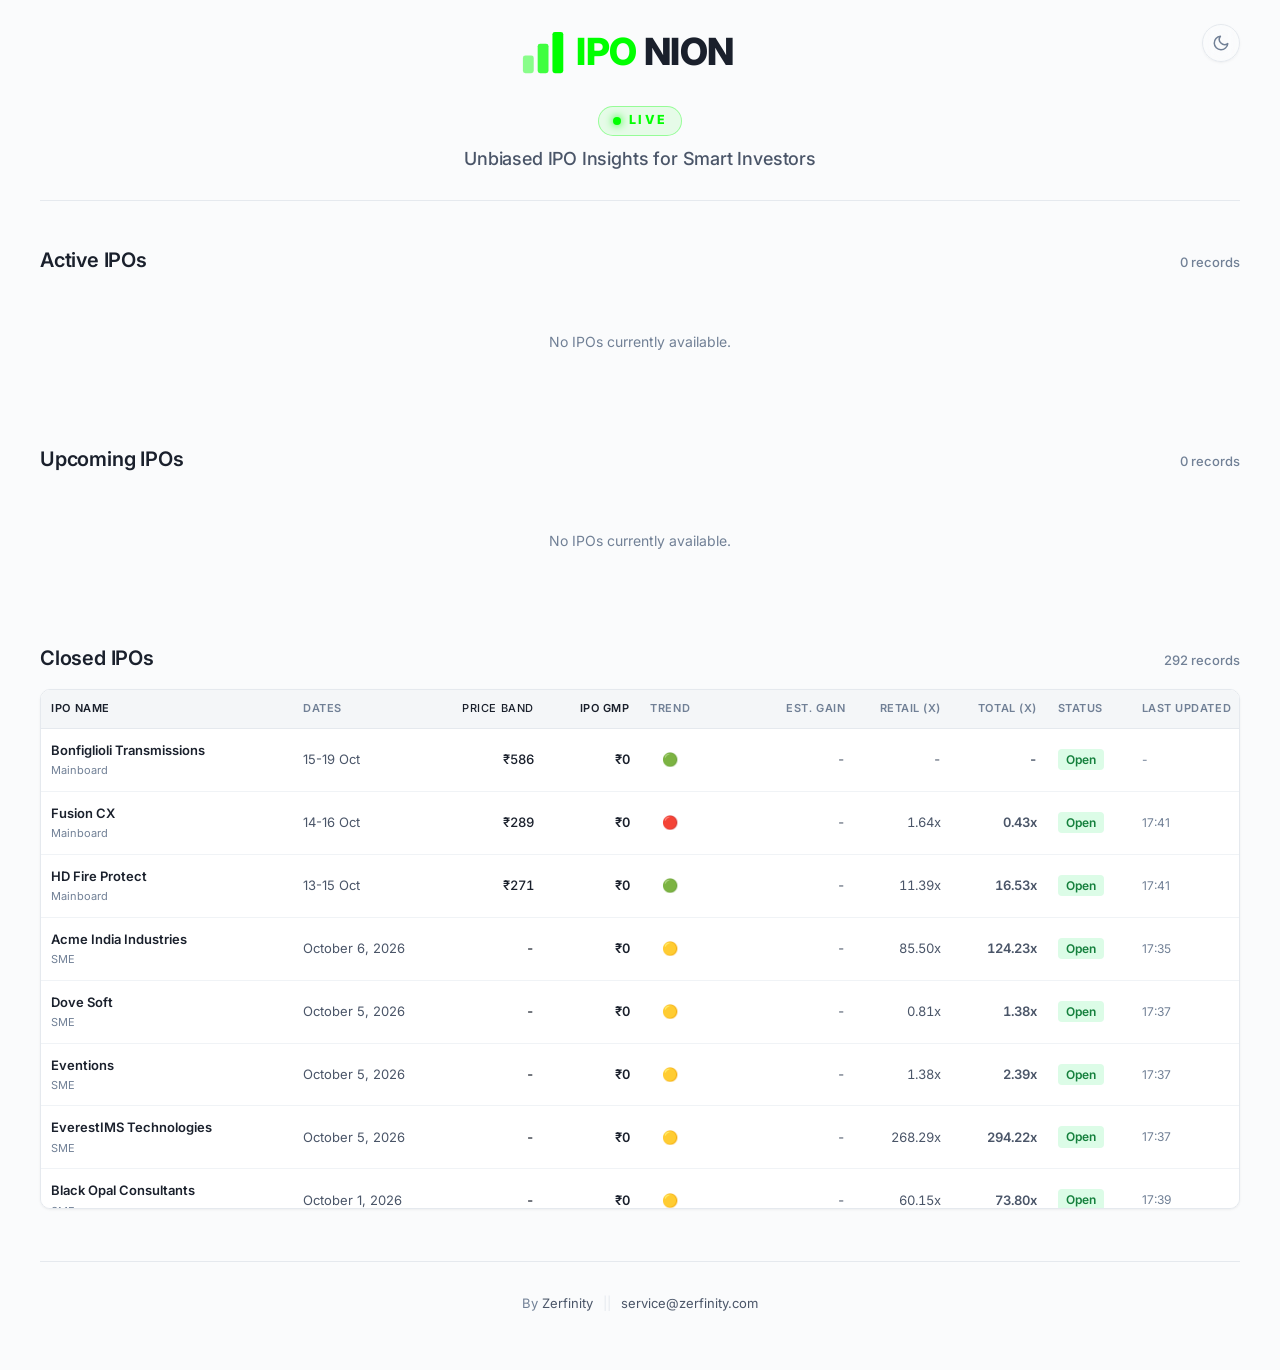
<file: index.html>
<!DOCTYPE html>
<html lang="en">

<head>
    <meta charset="UTF-8">
    <meta name="viewport" content="width=device-width, initial-scale=1.0">
    <meta http-equiv="X-UA-Compatible" content="ie=edge">
    <meta name="description" content="Unbiased IPO Insights.">
    <meta name="theme-color" content="#228b22">
    <title>Iponion - Unbiased IPO Insights</title>
    <link rel="icon" type="image/svg+xml" href="./assets/favicon.svg">
    <link rel="alternate icon" href="./favicon.svg">
    <link rel="apple-touch-icon" href="./assets/favicon.svg">

    <!-- Google Fonts: Inter -->
    <link rel="preconnect" href="https://fonts.googleapis.com">
    <link rel="preconnect" href="https://fonts.gstatic.com" crossorigin>
    <link href="https://fonts.googleapis.com/css2?family=Inter:wght@400;500;600;700&display=swap" rel="stylesheet">

    <!-- Stylesheet -->
    <link rel="stylesheet" href="./style.css?v=4">
</head>

<body>
    <div class="wrap">
        <header>
            <div class="header-top-bar">
                <button id="theme-toggle" title="Toggle Light / Dark Mode" aria-label="Toggle Theme">
                    <svg class="theme-icon sun-icon" viewBox="0 0 24 24" width="18" height="18" fill="none"
                        stroke="currentColor" stroke-width="2" stroke-linecap="round" stroke-linejoin="round">
                        <circle cx="12" cy="12" r="5"></circle>
                        <line x1="12" y1="1" x2="12" y2="3"></line>
                        <line x1="12" y1="21" x2="12" y2="23"></line>
                        <line x1="4.22" y1="4.22" x2="5.64" y2="5.64"></line>
                        <line x1="18.36" y1="18.36" x2="19.78" y2="19.78"></line>
                        <line x1="1" y1="12" x2="3" y2="12"></line>
                        <line x1="21" y1="12" x2="23" y2="12"></line>
                        <line x1="4.22" y1="19.78" x2="5.64" y2="18.36"></line>
                        <line x1="18.36" y1="5.64" x2="19.78" y2="4.22"></line>
                    </svg>
                    <svg class="theme-icon moon-icon" viewBox="0 0 24 24" width="18" height="18" fill="none"
                        stroke="currentColor" stroke-width="2" stroke-linecap="round" stroke-linejoin="round">
                        <path d="M21 12.79A9 9 0 1 1 11.21 3 7 7 0 0 0 21 12.79z"></path>
                    </svg>
                </button>
            </div>
            <a href="./" class="logo-container" title="IPONION">
                <svg class="brand-svg-logo" width="250" height="65" viewBox="0 0 250 65"
                    xmlns="http://www.w3.org/2000/svg" role="img" aria-label="IPONION">
                    <rect x="6" y="32" width="11" height="18" rx="2.5" fill="#00FF00" opacity="0.45" />
                    <rect x="21" y="20" width="11" height="30" rx="2.5" fill="#00FF00" opacity="0.75" />
                    <rect x="36" y="8" width="11" height="42" rx="2.5" fill="#00FF00" />
                    <text x="60" y="42" class="logo-text">
                        <tspan class="logo-ipo">IPO</tspan>
                        <tspan class="logo-nion">NION</tspan>
                    </text>
                </svg>
            </a>
            <div>
                <h2><span class="live-pulse-dot"></span>LIVE</h2>
            </div>
            <h3>Unbiased IPO Insights for Smart Investors</h3>
        </header>

        <main id="main">
            <div id="ipo-table-container">
                <div class="empty-message">Loading IPO insights...</div>
            </div>
        </main>

        <footer>
            <span>By <a href="https://www.zerfinity.com" target="_blank" rel="noopener noreferrer">Zerfinity</a></span>
            <span class="footer-divider">||</span> <a href="mailto:service@zerfinity.com">service@zerfinity.com</a>
        </footer>
    </div>

    <script>
        document.addEventListener("DOMContentLoaded", function () {
            // Theme Toggle
            const themeToggle = document.getElementById('theme-toggle');
            const body = document.body;

            function applyTheme(theme) {
                if (theme === 'dark') {
                    body.classList.add('dark-mode');
                } else {
                    body.classList.remove('dark-mode');
                }
            }

            const savedTheme = localStorage.getItem('iponion-theme') ||
                (window.matchMedia && window.matchMedia('(prefers-color-scheme: dark)').matches ? 'dark' : 'light');
            applyTheme(savedTheme);

            themeToggle.addEventListener('click', () => {
                const isDark = body.classList.contains('dark-mode');
                const nextTheme = isDark ? 'light' : 'dark';
                applyTheme(nextTheme);
                localStorage.setItem('iponion-theme', nextTheme);
            });

            // Data Fetching with Local & Remote Fallbacks and Cache Busting
            async function fetchIPOData() {
                const cacheBuster = `?_t=${Date.now()}`;
                const endpoints = [
                    './merged_ipo_data.json',
                    '../merged_ipo_data.json',
                    'https://raw.githubusercontent.com/zerfinityProd/iponion/main/merged_ipo_data.json',
                    'https://cdn.jsdelivr.net/gh/zerfinityProd/iponion@main/merged_ipo_data.json',
                    'https://zerfinityprod.github.io/iponion/merged_ipo_data.json'
                ];
                for (const url of endpoints) {
                    try {
                        const targetUrl = url.includes('?') ? `${url}&_t=${Date.now()}` : `${url}${cacheBuster}`;
                        const res = await fetch(targetUrl, { cache: 'no-cache' });
                        if (res.ok) {
                            return await res.json();
                        }
                    } catch (e) {
                        // try next endpoint
                    }
                }
                throw new Error('All data endpoints failed');
            }

            // Helpers
            const getGMP = ipo => {
                const val = ipo['IPO GMP'] ?? ipo['IPO GMP*'] ?? ipo['GMP'];
                return Number(val) || 0;
            };

            const getApps = ipo => Number(ipo['Total (X)']) || 0;

            const getName = ipo => ipo['IPO'] || ipo['IPO Name'] || ipo['Normalized_IPO_Name'] || '-';

            const getType = ipo => ipo['Type'] || ipo['Type_sub'] || '';

            function parseGainPercentage(estListing) {
                if (!estListing) return null;
                const match = estListing.match(/\(([\d.]+)%\)/);
                return match ? parseFloat(match[1]) : null;
            }

            // Create Clean Table
            function createSection(ipos, title, isTop5Highlight = false) {
                const section = document.createElement('section');
                section.className = 'ipo-section';
                if (title.toLowerCase().includes('closed')) {
                    section.classList.add('closed-ipo-section');
                }

                const header = document.createElement('div');
                header.className = 'ipo-section-header';
                header.innerHTML = `
                    <h3>${title}</h3>
                    <span class="ipo-section-count">${ipos.length} ${ipos.length === 1 ? 'record' : 'records'}</span>
                `;
                section.appendChild(header);

                if (ipos.length === 0) {
                    const empty = document.createElement('div');
                    empty.className = 'empty-message';
                    empty.textContent = 'No IPOs currently available.';
                    section.appendChild(empty);
                    return section;
                }

                const wrapper = document.createElement('div');
                wrapper.className = 'table-wrapper';

                const table = document.createElement('table');
                const thead = document.createElement('thead');
                const tbody = document.createElement('tbody');

                const isUpcoming = title.toLowerCase().includes('upcoming');

                // Standard unified column definitions across all tables for consistent grid alignment
                const cols = [
                    { key: 'company', label: 'IPO Name', align: 'left' },
                    { key: 'dates', label: 'Dates', align: 'left' },
                    { key: 'price', label: 'Price Band', align: 'right' },
                    { key: 'gmp', label: 'IPO GMP', align: 'right' },
                    { key: 'trend', label: 'Trend', align: 'center' },
                    { key: 'gain', label: 'Est. Gain', align: 'right' },
                    { key: 'retail', label: 'Retail (X)', align: 'right' },
                    { key: 'total', label: 'Total (X)', align: 'right' },
                    { key: 'status', label: 'Status', align: 'left' },
                    { key: 'updated', label: 'Last Updated', align: 'left' }
                ];

                // Render Header Row
                const hRow = document.createElement('tr');
                cols.forEach(col => {
                    const th = document.createElement('th');
                    th.textContent = col.label;
                    th.className = `col-${col.key}`;
                    if (col.align === 'right') th.classList.add('col-num');
                    if (col.align === 'center') th.style.textAlign = 'center';
                    hRow.appendChild(th);
                });
                thead.appendChild(hRow);
                table.appendChild(thead);

                // Render Body Rows
                ipos.forEach((ipo, index) => {
                    const row = document.createElement('tr');
                    if (isTop5Highlight && index < 5) {
                        row.classList.add('highlight-top-5');
                    }

                    const name = getName(ipo);
                    const type = getType(ipo);
                    const dateText = ipo['Date'] || (ipo['Opening Date'] && ipo['Closing Date'] ? `${ipo['Opening Date']} – ${ipo['Closing Date']}` : (ipo['Opening Date'] || ipo['Closing Date'] || '-'));
                    const price = ipo['Price Band'] || '-';
                    const gmp = getGMP(ipo);
                    const trend = ipo['Trend'] || '🟡';
                    const estListing = ipo['Est. Listing'] || '-';
                    const retail = ipo['Retail  (X)'] || ipo['Retail (X)'] || '-';
                    const total = Number(ipo['Total (X)']) || 0;
                    const status = ipo['Status'] || (isUpcoming ? 'Upcoming' : 'Open');
                    const updated = ipo['Last Updated_gmp'] || ipo['Last Updated'] || ipo['Last Updated_sub'] || '-';

                    // Formatted Gain
                    const gainPercent = parseGainPercentage(estListing);
                    let gainHtml = estListing;
                    if (gainPercent !== null) {
                        const cls = gainPercent > 0 ? 'positive' : (gainPercent === 0 ? 'flat' : 'negative');
                        const sign = gainPercent > 0 ? '+' : '';
                        const estPrice = estListing.split('(')[0].trim();
                        gainHtml = `<span class="gain-pill ${cls}"><span class="gain-price">${estPrice} </span>(${sign}${gainPercent}%)</span>`;
                    }

                    // Formatted Status
                    const isStatusOpen = String(status).toLowerCase() === 'open' || String(status).toLowerCase() === 'active';
                    const statusHtml = `<span class="status-tag ${isStatusOpen ? 'open' : ''}">${status}</span>`;

                    cols.forEach(col => {
                        const td = document.createElement('td');
                        td.className = `col-${col.key}`;
                        if (col.align === 'right') td.classList.add('col-num');

                        switch (col.key) {
                            case 'company':
                                td.innerHTML = `${name}${type ? `<span class="company-type-sub">${type}</span>` : ''}`;
                                break;
                            case 'dates':
                                td.textContent = dateText;
                                break;
                            case 'price':
                                td.textContent = price;
                                break;
                            case 'gmp':
                                td.textContent = `₹${gmp}`;
                                break;
                            case 'trend':
                                td.style.textAlign = 'center';
                                td.textContent = trend;
                                break;
                            case 'gain':
                                td.innerHTML = gainHtml;
                                break;
                            case 'retail':
                                td.textContent = retail !== '-' ? `${retail}x` : '-';
                                break;
                            case 'total':
                                td.style.fontWeight = '600';
                                td.textContent = total > 0 ? `${total.toFixed(2)}x` : '-';
                                break;
                            case 'status':
                                td.innerHTML = statusHtml;
                                break;
                            case 'updated':
                                td.style.fontSize = '0.75rem';
                                td.style.color = 'var(--text-muted)';
                                td.textContent = updated;
                                break;
                        }
                        row.appendChild(td);
                    });

                    tbody.appendChild(row);
                });

                table.appendChild(tbody);
                wrapper.appendChild(table);
                section.appendChild(wrapper);
                return section;
            }

            // Load and Process Data
            fetchIPOData()
                .then(data => {
                    const tableContainer = document.getElementById('ipo-table-container');
                    tableContainer.innerHTML = '';

                    if (!data || data.length === 0) {
                        tableContainer.innerHTML = '<div class="empty-message">No IPO data found.</div>';
                        return;
                    }

                    const today = new Date();

                    const activeIPOs = data.filter(ipo => {
                        if (ipo['Status']) {
                            const st = String(ipo['Status']).trim().toLowerCase();
                            return st === 'open' || st === 'active';
                        }
                        const openingValue = ipo['Opening Date'] || ipo['Open Date'] || ipo['Date'];
                        const closingValue = ipo['Closing Date'] || ipo['Close Date'];
                        const opening = openingValue ? new Date(openingValue) : null;
                        const closing = closingValue ? new Date(closingValue) : null;
                        if (opening && closing) return !isNaN(opening) && !isNaN(closing) && opening <= today && today <= closing;
                        return closing && !isNaN(closing) && closing.toDateString() === today.toDateString();
                    });

                    const upcomingIPOs = data.filter(ipo => {
                        if (ipo['Status']) {
                            const st = String(ipo['Status']).trim().toLowerCase();
                            return st === 'upcoming';
                        }
                        const openingValue = ipo['Opening Date'] || ipo['Open Date'] || ipo['Date'];
                        const opening = openingValue ? new Date(openingValue) : null;
                        return opening && !isNaN(opening) && opening > today;
                    });

                    const closedIPOs = data.filter(ipo => {
                        if (ipo['Status']) {
                            const st = String(ipo['Status']).trim().toLowerCase();
                            return st === 'closed';
                        }
                        const opening = new Date(ipo['Opening Date']);
                        const closing = new Date(ipo['Closing Date']);
                        return !isNaN(closing) && (closing < today || (!isNaN(opening) && opening <= today && closing < today));
                    });

                    // Sort active by GMP desc, then total sub desc
                    activeIPOs.sort((a, b) => {
                        const gmpDiff = getGMP(b) - getGMP(a);
                        if (gmpDiff !== 0) return gmpDiff;
                        return getApps(b) - getApps(a);
                    });

                    // Sort upcoming by Date asc, then GMP desc
                    upcomingIPOs.sort((a, b) => {
                        const dateA = new Date(a['Opening Date'] || a['Closing Date']);
                        const dateB = new Date(b['Opening Date'] || b['Closing Date']);
                        if (!isNaN(dateA) && !isNaN(dateB)) {
                            if (dateA < dateB) return -1;
                            if (dateA > dateB) return 1;
                        }
                        return getGMP(b) - getGMP(a);
                    });

                    // Sort closed by Closing Date desc, then GMP desc
                    closedIPOs.sort((a, b) => {
                        const dateA = new Date(a['Closing Date'] || a['Opening Date']);
                        const dateB = new Date(b['Closing Date'] || b['Opening Date']);
                        if (!isNaN(dateA) && !isNaN(dateB)) {
                            if (dateB > dateA) return 1;
                            if (dateA > dateB) return -1;
                        }
                        return getGMP(b) - getGMP(a);
                    });

                    // Render the 3 tables directly
                    tableContainer.appendChild(createSection(activeIPOs, 'Active IPOs', true));
                    tableContainer.appendChild(createSection(upcomingIPOs, 'Upcoming IPOs', false));
                    tableContainer.appendChild(createSection(closedIPOs, 'Closed IPOs', false));
                })
                .catch(err => {
                    console.error('Error loading IPO data:', err);
                    document.getElementById('ipo-table-container').innerHTML =
                        '<div class="empty-message">Failed to load IPO data. Please refresh the page.</div>';
                });
        });
    </script>
</body>

</html>
</file>
<file: style.css>
/* ==========================================================================
   Iponion - Clean, Editorial IPO Publication
   A minimalist, high-readability financial design (Not a dashboard)
   ========================================================================== */

:root {
  /* Editorial Palette - Light */
  --bg-color: #fafbfc;
  --surface-color: #ffffff;
  --surface-alt: #f4f6f8;
  --border-color: #e5e9ee;
  --border-light: #f0f3f6;

  --text-primary: #1a202c;
  --text-secondary: #4a5568;
  --text-muted: #718096;
  --text-light: #a0aec0;

  /* Brand Emerald */
  --brand: #228b22;
  --brand-light: #e8f5e9;
  --brand-dark: #1b5e20;

  /* Table & Badges */
  --row-hover: #f7fafc;
  --row-top-highlight: #f0fdf4;
  --row-top-border: #22c55e;

  --gain-pos: #15803d;
  --gain-pos-bg: #dcfce7;
  --gain-neg: #b91c1c;
  --gain-neg-bg: #fee2e2;
  --gain-flat: #6b7280;
  --gain-flat-bg: #f3f4f6;

  --shadow-subtle: 0 1px 3px rgba(0, 0, 0, 0.04), 0 1px 2px rgba(0, 0, 0, 0.02);
  --shadow-card: 0 4px 12px rgba(0, 0, 0, 0.03), 0 1px 3px rgba(0, 0, 0, 0.04);
}

body.dark-mode {
  /* Editorial Palette - Dark */
  --bg-color: #0b0f17;
  --surface-color: #121824;
  --surface-alt: #172030;
  --border-color: #222d3f;
  --border-light: #1b2434;

  --text-primary: #f0f4f8;
  --text-secondary: #cbd5e1;
  --text-muted: #8899a8;
  --text-light: #526375;

  /* Brand Emerald */
  --brand: #34d399;
  --brand-light: rgba(52, 211, 153, 0.12);
  --brand-dark: #10b981;

  /* Table & Badges */
  --row-hover: #161f2e;
  --row-top-highlight: rgba(34, 197, 94, 0.06);
  --row-top-border: #34d399;

  --gain-pos: #4ade80;
  --gain-pos-bg: rgba(74, 222, 128, 0.14);
  --gain-neg: #f87171;
  --gain-neg-bg: rgba(248, 113, 113, 0.14);
  --gain-flat: #94a3b8;
  --gain-flat-bg: rgba(148, 163, 184, 0.12);

  --shadow-subtle: 0 1px 3px rgba(0, 0, 0, 0.3);
  --shadow-card: 0 4px 12px rgba(0, 0, 0, 0.3);
}

/* ==========================================================================
   Base Reset & Core Typography
   ========================================================================== */

*, *::before, *::after {
  box-sizing: border-box;
  margin: 0;
  padding: 0;
}

html {
  font-size: 16px;
  scroll-behavior: smooth;
  -webkit-font-smoothing: antialiased;
  -moz-osx-font-smoothing: grayscale;
}

body {
  background-color: var(--bg-color);
  color: var(--text-primary);
  font-family: 'Inter', -apple-system, BlinkMacSystemFont, "Segoe UI", Roboto, sans-serif;
  line-height: 1.5;
  transition: background-color 0.25s ease, color 0.25s ease;
  overflow-x: hidden;
  width: 100%;
}

/* Page Container - Full Width */
.wrap {
  min-height: 100vh;
  width: 100%;
  max-width: 100%;
  margin: 0 auto;
  padding: 1.5rem 2.5rem 3.5rem 2.5rem;
  display: flex;
  flex-direction: column;
}

/* ==========================================================================
   Header & Brand Section
   ========================================================================== */

header {
  text-align: center;
  margin-bottom: 2.75rem;
  position: relative;
  padding-bottom: 1.75rem;
  border-bottom: 1px solid var(--border-color);
  width: 100%;
}

/* Header Top Bar - Contains Theme Switcher */
.header-top-bar {
  display: flex;
  justify-content: flex-end;
  align-items: center;
  position: absolute;
  top: 0;
  right: 0;
  z-index: 10;
}

#theme-toggle {
  background: transparent;
  border: 1px solid var(--border-color);
  border-radius: 9999px;
  width: 38px;
  height: 38px;
  padding: 0;
  display: inline-flex;
  align-items: center;
  justify-content: center;
  cursor: pointer;
  color: var(--text-muted);
  box-shadow: var(--shadow-subtle);
  transition: all 0.25s ease;
  backdrop-filter: blur(8px);
}

#theme-toggle:hover {
  color: var(--text-primary);
  background-color: var(--surface-alt);
  border-color: var(--text-muted);
  transform: scale(1.05);
}

.theme-icon {
  display: block;
  width: 18px;
  height: 18px;
}

body.dark-mode .sun-icon {
  display: block;
}

body.dark-mode .moon-icon {
  display: none;
}

body:not(.dark-mode) .sun-icon {
  display: none;
}

body:not(.dark-mode) .moon-icon {
  display: block;
}

/* Logo Sizing and Hover */
.logo-container {
  display: inline-block;
  margin-bottom: 0.75rem;
  text-decoration: none;
}

.brand-svg-logo,
.logo-container img {
  height: 64px;
  width: auto;
  max-width: 320px;
  display: block;
  margin: 0 auto;
  transition: transform 0.2s ease;
}

.logo-container:hover .brand-svg-logo,
.logo-container:hover img {
  transform: scale(1.02);
}

.logo-text {
  font-family: 'Inter', -apple-system, BlinkMacSystemFont, "Segoe UI", Roboto, sans-serif;
  font-size: 38px;
  font-weight: 800;
  letter-spacing: -0.01em;
}

.logo-ipo {
  fill: #00FF00;
}

.logo-nion {
  fill: var(--text-primary);
  transition: fill 0.25s ease;
}

/* LIVE Glowing Pill Badge */
header h2 {
  display: inline-flex;
  align-items: center;
  gap: 0.5rem;
  font-size: 0.78125rem;
  font-weight: 800;
  letter-spacing: 0.18em;
  text-transform: uppercase;
  color: #00FF00;
  margin-bottom: 0.6rem;
  padding: 0.28rem 0.85rem;
  border-radius: 9999px;
  background-color: rgba(0, 255, 0, 0.08);
  border: 1px solid rgba(0, 255, 0, 0.35);
  animation: live-glow 2.5s infinite ease-in-out;
  transition: all 0.3s ease;
}

.live-pulse-dot {
  width: 8px;
  height: 8px;
  background-color: #00FF00;
  border-radius: 50%;
  box-shadow: 0 0 8px #00FF00;
  animation: live-dot-pulse 2.5s infinite ease-in-out;
}

@keyframes live-glow {
  0%, 100% {
    box-shadow: 0 0 8px rgba(0, 255, 0, 0.2), inset 0 0 6px rgba(0, 255, 0, 0.05);
    border-color: rgba(0, 255, 0, 0.3);
    text-shadow: 0 0 6px rgba(0, 255, 0, 0.35);
  }
  50% {
    box-shadow: 0 0 20px rgba(0, 255, 0, 0.45), 0 0 35px rgba(0, 255, 0, 0.2), inset 0 0 10px rgba(0, 255, 0, 0.12);
    border-color: rgba(0, 255, 0, 0.75);
    text-shadow: 0 0 12px rgba(0, 255, 0, 0.8), 0 0 22px rgba(0, 255, 0, 0.4);
  }
}

@keyframes live-dot-pulse {
  0%, 100% {
    opacity: 0.7;
    transform: scale(0.95);
    box-shadow: 0 0 6px #00FF00;
  }
  50% {
    opacity: 1;
    transform: scale(1.3);
    box-shadow: 0 0 14px #00FF00, 0 0 22px rgba(0, 255, 0, 0.65);
  }
}

header h3 {
  font-size: 1.125rem;
  font-weight: 500;
  color: var(--text-secondary);
  letter-spacing: -0.01em;
}

/* ==========================================================================
   Main Content & Section Layouts
   ========================================================================== */

main {
  flex: 1;
  width: 100%;
}

.ipo-section {
  margin-bottom: 3.25rem;
  width: 100%;
}

.ipo-section-header {
  display: flex;
  align-items: baseline;
  justify-content: space-between;
  margin-bottom: 1rem;
}

.ipo-section-header h3 {
  font-size: 1.25rem;
  font-weight: 600;
  color: var(--text-primary);
  letter-spacing: -0.01em;
}

.ipo-section-count {
  font-size: 0.8125rem;
  font-weight: 500;
  color: var(--text-muted);
}

/* ==========================================================================
   Tables - Full Width & Zero Horizontal Scroll
   ========================================================================== */

.table-wrapper {
  width: 100%;
  background-color: var(--surface-color);
  border: 1px solid var(--border-color);
  border-radius: 10px;
  overflow-x: hidden; /* Zero horizontal scroll */
  overflow-y: visible;
  box-shadow: var(--shadow-subtle);
}

.closed-ipo-section .table-wrapper {
  max-height: 520px;
  overflow-y: auto;
  -webkit-overflow-scrolling: touch;
}

table {
  width: 100%;
  table-layout: fixed;
  border-collapse: collapse;
  font-size: 0.875rem;
  text-align: left;
}

thead {
  background-color: var(--surface-alt);
  position: sticky;
  top: 0;
  z-index: 2;
}

th {
  padding: 0.75rem 0.65rem;
  font-size: 0.6875rem;
  font-weight: 600;
  text-transform: uppercase;
  letter-spacing: 0.05em;
  color: var(--text-muted);
  border-bottom: 1px solid var(--border-color);
  white-space: normal;
  line-height: 1.25;
}

td {
  padding: 0.75rem 0.65rem;
  border-bottom: 1px solid var(--border-light);
  color: var(--text-secondary);
  font-size: 0.8125rem;
  white-space: normal;
}

tbody tr:last-child td {
  border-bottom: none;
}

tbody tr {
  transition: background-color 0.15s ease;
}

tbody tr:hover {
  background-color: var(--row-hover);
}

/* Top 5 Highlight in Active */
tbody tr.highlight-top-5 {
  background-color: var(--row-top-highlight);
}

tbody tr.highlight-top-5 td:first-child {
  border-left: 3px solid var(--row-top-border);
  padding-left: calc(0.65rem - 3px);
}

/* Column Specific Widths & Formatting for Identical Grid Across Tables */
.col-company {
  width: 21%;
  font-weight: 600;
  color: var(--text-primary);
  word-break: break-word;
}

.company-type-sub {
  display: block;
  font-size: 0.6875rem;
  font-weight: 400;
  color: var(--text-muted);
  margin-top: 0.12rem;
}

.col-dates {
  width: 12%;
  white-space: nowrap;
}

.col-price {
  width: 9%;
  font-weight: 500;
  color: var(--text-primary);
  white-space: nowrap;
}

.col-gmp {
  width: 8%;
  font-weight: 600;
  color: var(--text-primary);
  white-space: nowrap;
}

.col-trend {
  width: 5%;
  text-align: center;
}

.col-gain {
  width: 13%;
  white-space: nowrap;
}

.col-retail {
  width: 8%;
  white-space: nowrap;
}

.col-total {
  width: 8%;
  white-space: nowrap;
}

.col-status {
  width: 7%;
  white-space: nowrap;
}

.col-updated {
  width: 9%;
  white-space: nowrap;
}

.col-num {
  text-align: right;
  font-variant-numeric: tabular-nums;
  white-space: nowrap;
}

/* Gain Pill */
.gain-pill {
  display: inline-block;
  padding: 0.15rem 0.45rem;
  border-radius: 4px;
  font-size: 0.8125rem;
  font-weight: 600;
  white-space: nowrap;
}

.gain-pill.positive {
  background-color: var(--gain-pos-bg);
  color: var(--gain-pos);
}

.gain-pill.negative {
  background-color: var(--gain-neg-bg);
  color: var(--gain-neg);
}

.gain-pill.flat {
  background-color: var(--gain-flat-bg);
  color: var(--gain-flat);
}

/* Status Text */
.status-tag {
  font-size: 0.75rem;
  font-weight: 500;
  padding: 0.2rem 0.5rem;
  border-radius: 4px;
  background-color: var(--surface-alt);
  color: var(--text-secondary);
  white-space: nowrap;
}

.status-tag.open {
  color: var(--gain-pos);
  background-color: var(--gain-pos-bg);
  font-weight: 600;
}

/* Empty State */
.empty-message {
  padding: 2.5rem;
  text-align: center;
  color: var(--text-muted);
  font-size: 0.875rem;
}

/* Footer */
footer {
  margin-top: auto;
  padding-top: 2rem;
  border-top: 1px solid var(--border-color);
  text-align: center;
  font-size: 0.8125rem;
  color: var(--text-muted);
}

footer a {
  color: var(--text-secondary);
  text-decoration: none;
  transition: color 0.2s;
}

footer a:hover {
  color: var(--brand);
}

.footer-divider {
  margin: 0 0.35rem;
  color: var(--border-color);
  user-select: none;
}

/* ==========================================================================
   COMPREHENSIVE RESPONSIVE MEDIA QUERIES
   Explicit Breakpoints for Wide Desktops, Tablets, and Phones
   ========================================================================== */

/* --- 1. Extra Wide Displays (> 1400px) --- */
@media (min-width: 1400px) {
  .wrap {
    padding: 2rem 3.5rem 4rem 3.5rem;
  }
  th, td {
    padding: 0.85rem 0.85rem;
    font-size: 0.875rem;
  }
}

/* --- 2. Standard Laptops & Desktops (1025px - 1200px) --- */
@media (max-width: 1200px) {
  .wrap {
    padding: 1.5rem 2rem 3.5rem 2rem;
  }
  th, td {
    padding: 0.7rem 0.6rem;
  }
}

/* --- 3. Small Laptops & Horizontal Tablets (861px - 1024px) --- */
@media (max-width: 1024px) {
  body {
    font-size: 15px;
  }
  .wrap {
    padding: 1.25rem 1.5rem 3rem 1.5rem;
  }
  .header-top-bar {
    margin-bottom: 0.35rem;
  }
  .col-updated {
    display: none; /* Hide low-priority timestamp to preserve table space */
  }
  th, td {
    padding: 0.65rem 0.5rem;
    font-size: 0.8125rem;
  }
}

/* --- 4. Vertical Tablets & Phablets (641px - 860px) --- */
@media (max-width: 860px) {
  body {
    font-size: 14.5px;
  }
  .wrap {
    padding: 1.25rem 1.25rem 2.5rem 1.25rem;
  }
  header {
    margin-bottom: 2.25rem;
    padding-bottom: 1.5rem;
  }
  .header-top-bar {
    justify-content: flex-end;
    margin-bottom: 0.25rem;
  }
  #theme-toggle {
    width: 36px;
    height: 36px;
  }
  .brand-svg-logo,
  .logo-container img {
    height: 56px;
    max-width: 270px;
  }
  .col-retail,
  .col-trend {
    display: none; /* Hide retail sub & trend icon on tablets */
  }
  th, td {
    padding: 0.65rem 0.45rem;
    font-size: 0.8rem;
  }
}

/* --- 5. Mobile Phones (481px - 640px) --- */
@media (max-width: 640px) {
  body {
    font-size: 14px;
  }
  .wrap {
    padding: 1rem 0.75rem 2.5rem 0.75rem;
  }
  header {
    margin-bottom: 2rem;
    padding-bottom: 1.25rem;
  }
  .header-top-bar {
    margin-bottom: 0.25rem;
  }
  #theme-toggle {
    width: 34px;
    height: 34px;
  }
  .brand-svg-logo,
  .logo-container img {
    height: 50px;
    max-width: 240px;
  }
  header h2 {
    font-size: 0.72rem;
    padding: 0.22rem 0.7rem;
    letter-spacing: 0.15em;
  }
  header h3 {
    font-size: 0.95rem;
  }
  .ipo-section {
    margin-bottom: 2.25rem;
  }
  .ipo-section-header h3 {
    font-size: 1.125rem;
  }
  .col-price {
    display: none; /* Hide price band to give room to GMP & Gain */
  }
  th, td {
    padding: 0.55rem 0.4rem;
    font-size: 0.78rem;
  }
}

/* --- 6. Compact Phones (< 480px, e.g., iPhone 13/14/15/16, Pixel, Galaxy) --- */
@media (max-width: 480px) {
  body {
    font-size: 13.5px;
  }
  .wrap {
    padding: 0.75rem 0.5rem 2rem 0.5rem;
  }
  header {
    margin-bottom: 1.75rem;
    padding-bottom: 1rem;
  }
  .header-top-bar {
    margin-bottom: 0.15rem;
  }
  #theme-toggle {
    width: 32px;
    height: 32px;
  }
  .theme-icon {
    width: 16px;
    height: 16px;
  }
  .brand-svg-logo,
  .logo-container img {
    height: 42px;
    max-width: 200px;
  }
  header h2 {
    font-size: 0.6875rem;
    padding: 0.2rem 0.65rem;
    letter-spacing: 0.12em;
  }
  header h3 {
    font-size: 0.8125rem;
    line-height: 1.35;
    padding: 0 0.5rem;
  }
  .col-total,
  .col-status {
    display: none !important; /* Retain core pillars: Company, Dates, GMP, Gain */
  }
  .gain-price {
    display: none !important; /* Show clean percentage on compact screens e.g. (+3.42%) */
  }
  table {
    table-layout: fixed;
    width: 100%;
  }
  th, td {
    padding: 0.5rem 0.28rem;
    font-size: 0.75rem;
  }
  th {
    font-size: 0.65rem;
    letter-spacing: 0.03em;
  }
  .col-company {
    width: 38%;
    min-width: 0;
    font-size: 0.8rem;
  }
  .col-dates {
    width: 23%;
    font-size: 0.72rem;
  }
  .col-gmp {
    width: 18%;
  }
  .col-gain {
    width: 21%;
    text-align: right;
  }
  .gain-pill {
    font-size: 0.7rem;
    padding: 0.12rem 0.3rem;
  }
  .table-wrapper {
    border-radius: 8px;
  }
  footer {
    padding-top: 1.25rem;
    font-size: 0.75rem;
  }
}

/* --- 7. Extra Small Screens (< 360px) --- */
@media (max-width: 360px) {
  .wrap {
    padding: 0.5rem 0.25rem 1.5rem 0.25rem;
  }
  .brand-svg-logo,
  .logo-container img {
    height: 38px;
    max-width: 180px;
  }
  header h3 {
    font-size: 0.75rem;
  }
  th, td {
    padding: 0.45rem 0.18rem;
    font-size: 0.6875rem;
  }
  .col-company {
    width: 36%;
    font-size: 0.72rem;
  }
  .col-dates {
    width: 23%;
    font-size: 0.65rem;
  }
  .col-gmp {
    width: 18%;
  }
  .col-gain {
    width: 23%;
  }
  .gain-pill {
    font-size: 0.625rem;
    padding: 0.1rem 0.2rem;
  }
}
</file>
